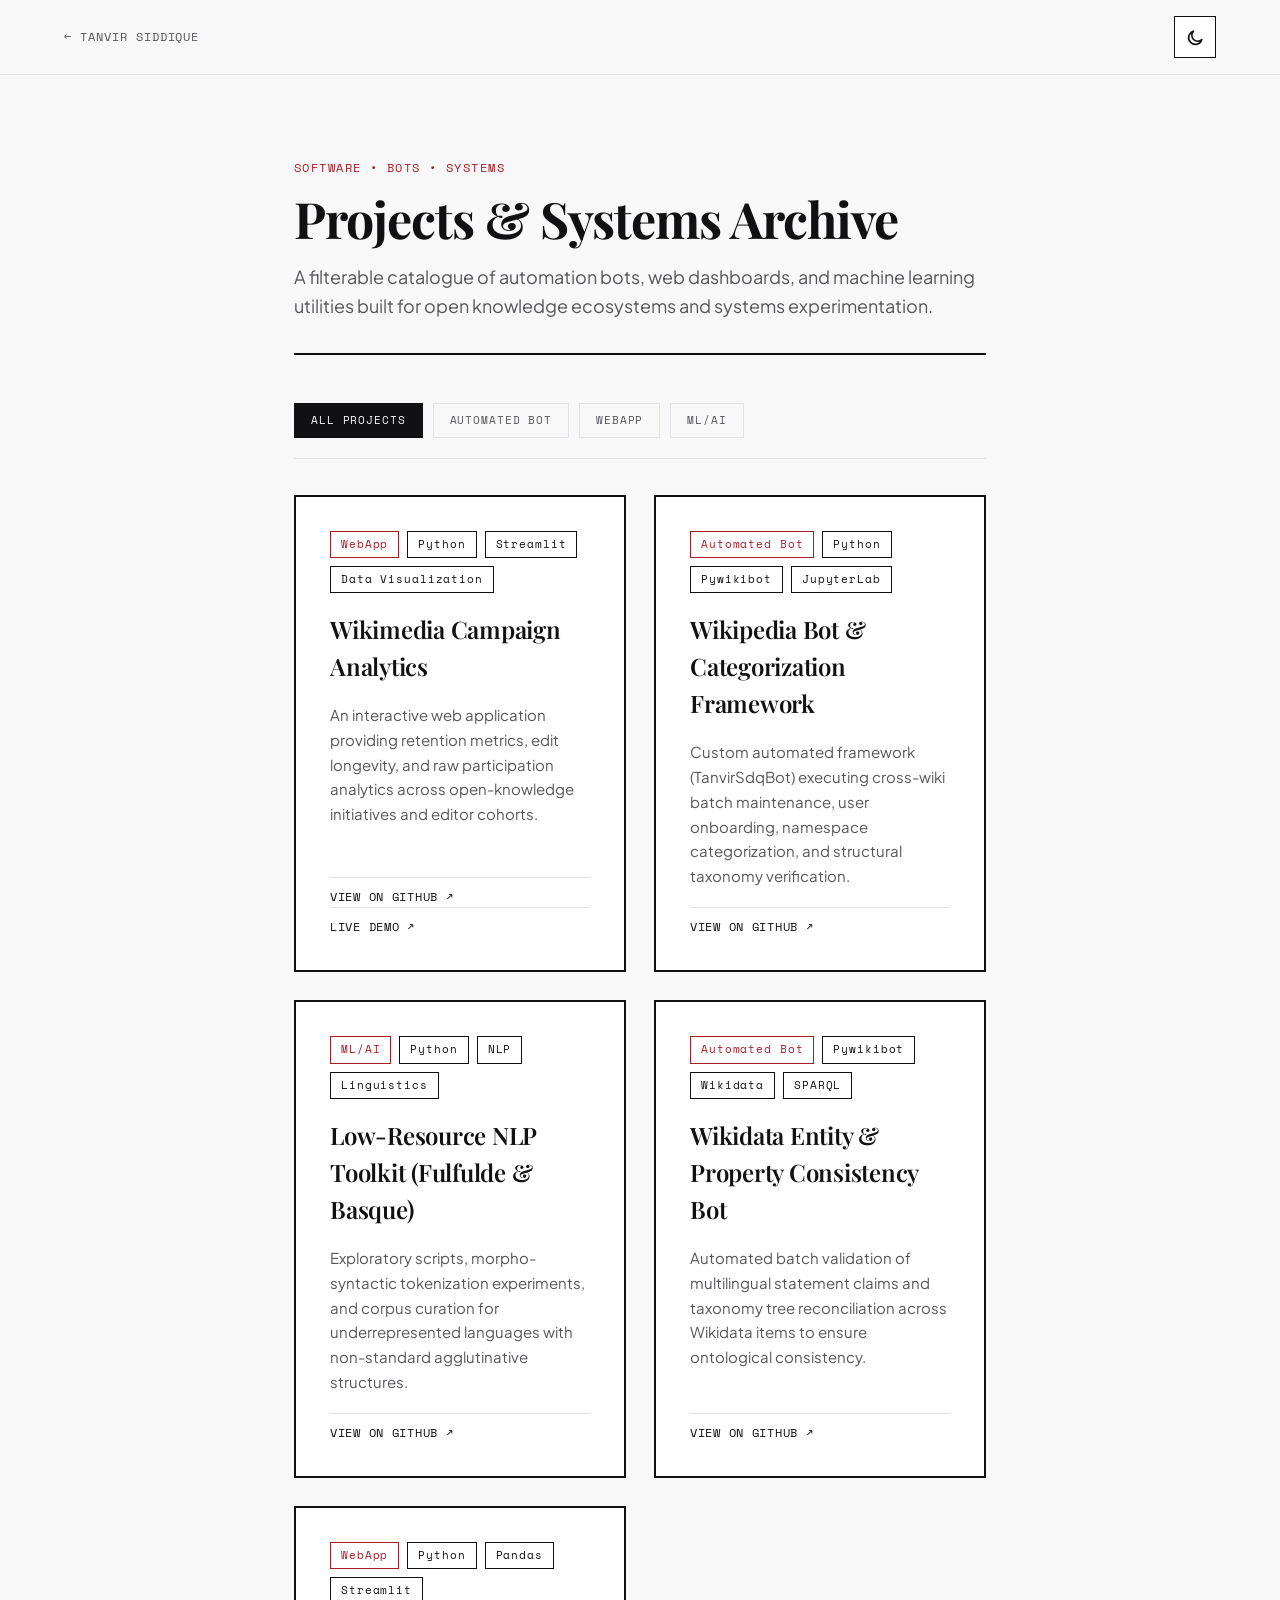
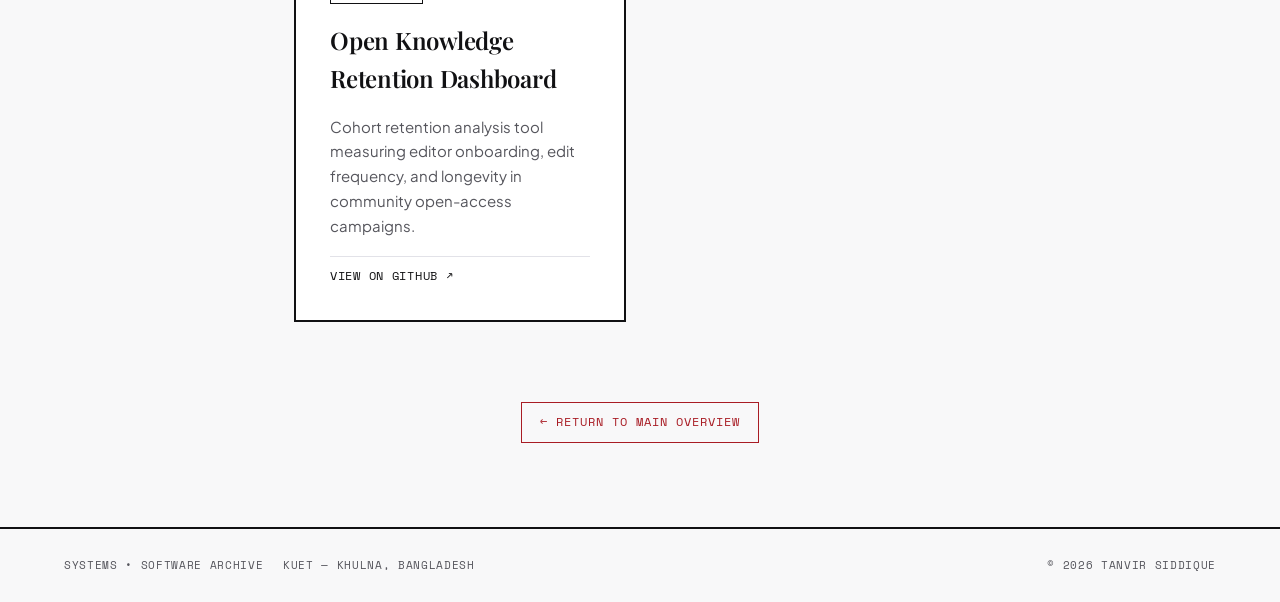
<file: projects.html>
<!DOCTYPE html>
<html lang="en">
<head>
<meta charset="UTF-8">
<meta name="viewport" content="width=device-width, initial-scale=1.0">
<title>Tanvir Siddique | Projects & Systems Archive</title>
<meta name="description" content="Complete projects archive of Tanvir Siddique: Automated bots, open-source frameworks, interactive web applications, and NLP utilities.">

<script>
  (function () {
    try {
      var stored = localStorage.getItem("theme");
      var theme = stored || (window.matchMedia("(prefers-color-scheme: dark)").matches ? "dark" : "light");
      document.documentElement.setAttribute("data-theme", theme);
    } catch (e) {
      document.documentElement.setAttribute("data-theme", "light");
    }
  })();
</script>

<link rel="preconnect" href="https://fonts.googleapis.com">
<link rel="preconnect" href="https://fonts.gstatic.com" crossorigin>
<link href="https://fonts.googleapis.com/css2?family=Playfair+Display:ital,wght@0,500;0,600;0,700;0,900;1,500;1,600&family=Plus+Jakarta+Sans:wght@400;500;600;700&family=Space+Mono:wght@400;700&display=swap" rel="stylesheet">
<link rel="stylesheet" href="styles.css?v=7">
</head>
<body>

<header class="subpage-header">
  <a class="back-link" href="./">
    <span aria-hidden="true">&#8592;</span> Tanvir Siddique
  </a>
  <button id="theme-toggle" class="theme-toggle-btn" type="button" aria-label="Toggle color theme" style="position:static;">
    <svg class="icon icon-sun" viewBox="0 0 24 24" fill="none" stroke="currentColor" stroke-width="2" stroke-linecap="round" aria-hidden="true">
      <circle cx="12" cy="12" r="4.2"></circle>
      <path d="M12 2.5v3M12 18.5v3M4.2 4.2l2.1 2.1M17.7 17.7l2.1 2.1M2.5 12h3M18.5 12h3M4.2 19.8l2.1-2.1M17.7 6.3l2.1-2.1"></path>
    </svg>
    <svg class="icon icon-moon" viewBox="0 0 24 24" fill="none" stroke="currentColor" stroke-width="2" stroke-linecap="round" stroke-linejoin="round" aria-hidden="true">
      <path d="M20 14.5A8.5 8.5 0 1 1 9.5 4a6.8 6.8 0 0 0 10.5 10.5Z"></path>
    </svg>
  </button>
</header>

<main class="subpage-wrap">
  <header class="sop-header">
    <div class="sop-meta">Software &bull; Bots &bull; Systems</div>
    <h1 class="sop-title">Projects &amp; Systems Archive</h1>
    <p class="sop-subtitle">
      A filterable catalogue of automation bots, web dashboards, and machine learning utilities built for open knowledge ecosystems and systems experimentation.
    </p>
  </header>

  <!-- Filter Buttons -->
  <nav class="filter-bar" aria-label="Project category filters">
    <button type="button" class="filter-btn is-active" data-filter="all">All Projects</button>
    <button type="button" class="filter-btn" data-filter="Automated Bot">Automated Bot</button>
    <button type="button" class="filter-btn" data-filter="WebApp">WebApp</button>
    <button type="button" class="filter-btn" data-filter="ML/AI">ML/AI</button>
  </nav>

  <!-- Projects Grid -->
  <div class="projects" id="projects-grid">
    <!-- Project 1 -->
    <article class="project-card" data-category="WebApp">
      <div class="project-card__tags">
        <span class="badge badge--accent">WebApp</span>
        <span class="badge">Python</span>
        <span class="badge">Streamlit</span>
        <span class="badge">Data Visualization</span>
      </div>
      <h2 class="project-card__title">Wikimedia Campaign Analytics</h2>
      <p class="project-card__desc">
        An interactive web application providing retention metrics, edit longevity, and raw participation analytics across open-knowledge initiatives and editor cohorts.
      </p>
      <div style="display: flex; flex-direction: column; width: 100%;">
        <a class="project-card__link" href="https://github.com/siddiquetanvir/WebApp" target="_blank" rel="noopener noreferrer">
          View on GitHub <span aria-hidden="true">&#8599;</span>
        </a>
        <a class="project-card__link" href="https://wikistats.streamlit.app/" target="_blank" rel="noopener noreferrer">
          Live Demo <span aria-hidden="true">&#8599;</span>
        </a>
      </div>
    </article>

    <!-- Project 2 -->
    <article class="project-card" data-category="Automated Bot">
      <div class="project-card__tags">
        <span class="badge badge--accent">Automated Bot</span>
        <span class="badge">Python</span>
        <span class="badge">Pywikibot</span>
        <span class="badge">JupyterLab</span>
      </div>
      <h2 class="project-card__title">Wikipedia Bot &amp; Categorization Framework</h2>
      <p class="project-card__desc">
        Custom automated framework (TanvirSdqBot) executing cross-wiki batch maintenance, user onboarding, namespace categorization, and structural taxonomy verification.
      </p>
      <div style="display: flex; flex-direction: column; width: 100%;">
        <a class="project-card__link" href="https://github.com/siddiquetanvir/TanvirSdqBot" target="_blank" rel="noopener noreferrer">
          View on GitHub <span aria-hidden="true">&#8599;</span>
        </a>
      </div>
    </article>

    <!-- Project 3 -->
    <article class="project-card" data-category="ML/AI">
      <div class="project-card__tags">
        <span class="badge badge--accent">ML/AI</span>
        <span class="badge">Python</span>
        <span class="badge">NLP</span>
        <span class="badge">Linguistics</span>
      </div>
      <h2 class="project-card__title">Low-Resource NLP Toolkit (Fulfulde &amp; Basque)</h2>
      <p class="project-card__desc">
        Exploratory scripts, morpho-syntactic tokenization experiments, and corpus curation for underrepresented languages with non-standard agglutinative structures.
      </p>
      <div style="display: flex; flex-direction: column; width: 100%;">
        <a class="project-card__link" href="https://github.com/siddiquetanvir" target="_blank" rel="noopener noreferrer">
          View on GitHub <span aria-hidden="true">&#8599;</span>
        </a>
      </div>
    </article>

    <!-- Project 4 -->
    <article class="project-card" data-category="Automated Bot">
      <div class="project-card__tags">
        <span class="badge badge--accent">Automated Bot</span>
        <span class="badge">Pywikibot</span>
        <span class="badge">Wikidata</span>
        <span class="badge">SPARQL</span>
      </div>
      <h2 class="project-card__title">Wikidata Entity &amp; Property Consistency Bot</h2>
      <p class="project-card__desc">
        Automated batch validation of multilingual statement claims and taxonomy tree reconciliation across Wikidata items to ensure ontological consistency.
      </p>
      <div style="display: flex; flex-direction: column; width: 100%;">
        <a class="project-card__link" href="https://github.com/siddiquetanvir/TanvirSdqBot" target="_blank" rel="noopener noreferrer">
          View on GitHub <span aria-hidden="true">&#8599;</span>
        </a>
      </div>
    </article>

    <!-- Project 5 -->
    <article class="project-card" data-category="WebApp">
      <div class="project-card__tags">
        <span class="badge badge--accent">WebApp</span>
        <span class="badge">Python</span>
        <span class="badge">Pandas</span>
        <span class="badge">Streamlit</span>
      </div>
      <h2 class="project-card__title">Open Knowledge Retention Dashboard</h2>
      <p class="project-card__desc">
        Cohort retention analysis tool measuring editor onboarding, edit frequency, and longevity in community open-access campaigns.
      </p>
      <div style="display: flex; flex-direction: column; width: 100%;">
        <a class="project-card__link" href="https://github.com/siddiquetanvir/WebApp" target="_blank" rel="noopener noreferrer">
          View on GitHub <span aria-hidden="true">&#8599;</span>
        </a>
      </div>
    </article>
  </div>

  <div style="margin-top: 56px; text-align: center;">
    <a class="cta-link-btn" href="./">
      <span aria-hidden="true">&#8592;</span> Return to Main Overview
    </a>
  </div>
</main>

<footer class="site-footer">
  <div class="site-footer__group">
    <span>Systems &bull; Software Archive</span>
    <span>KUET &mdash; Khulna, Bangladesh</span>
  </div>
  <div class="site-footer__group">
    <span>&copy; <script>document.write(new Date().getFullYear())</script> Tanvir Siddique</span>
  </div>
</footer>

<script>
  (function () {
    // Theme toggle
    const themeBtn = document.getElementById("theme-toggle");
    if (themeBtn) {
      themeBtn.addEventListener("click", () => {
        const current = document.documentElement.getAttribute("data-theme") || "light";
        const next = current === "dark" ? "light" : "dark";
        document.documentElement.setAttribute("data-theme", next);
        try { localStorage.setItem("theme", next); } catch (e) {}
      });
    }

    // Category Filter
    const filterButtons = document.querySelectorAll(".filter-btn");
    const cards = document.querySelectorAll("#projects-grid .project-card");

    filterButtons.forEach((btn) => {
      btn.addEventListener("click", () => {
        filterButtons.forEach((b) => b.classList.remove("is-active"));
        btn.classList.add("is-active");

        const filter = btn.getAttribute("data-filter");
        cards.forEach((card) => {
          const category = card.getAttribute("data-category");
          if (filter === "all" || category === filter) {
            card.style.display = "flex";
          } else {
            card.style.display = "none";
          }
        });
      });
    });
  })();
</script>

</body>
</html>
</file>
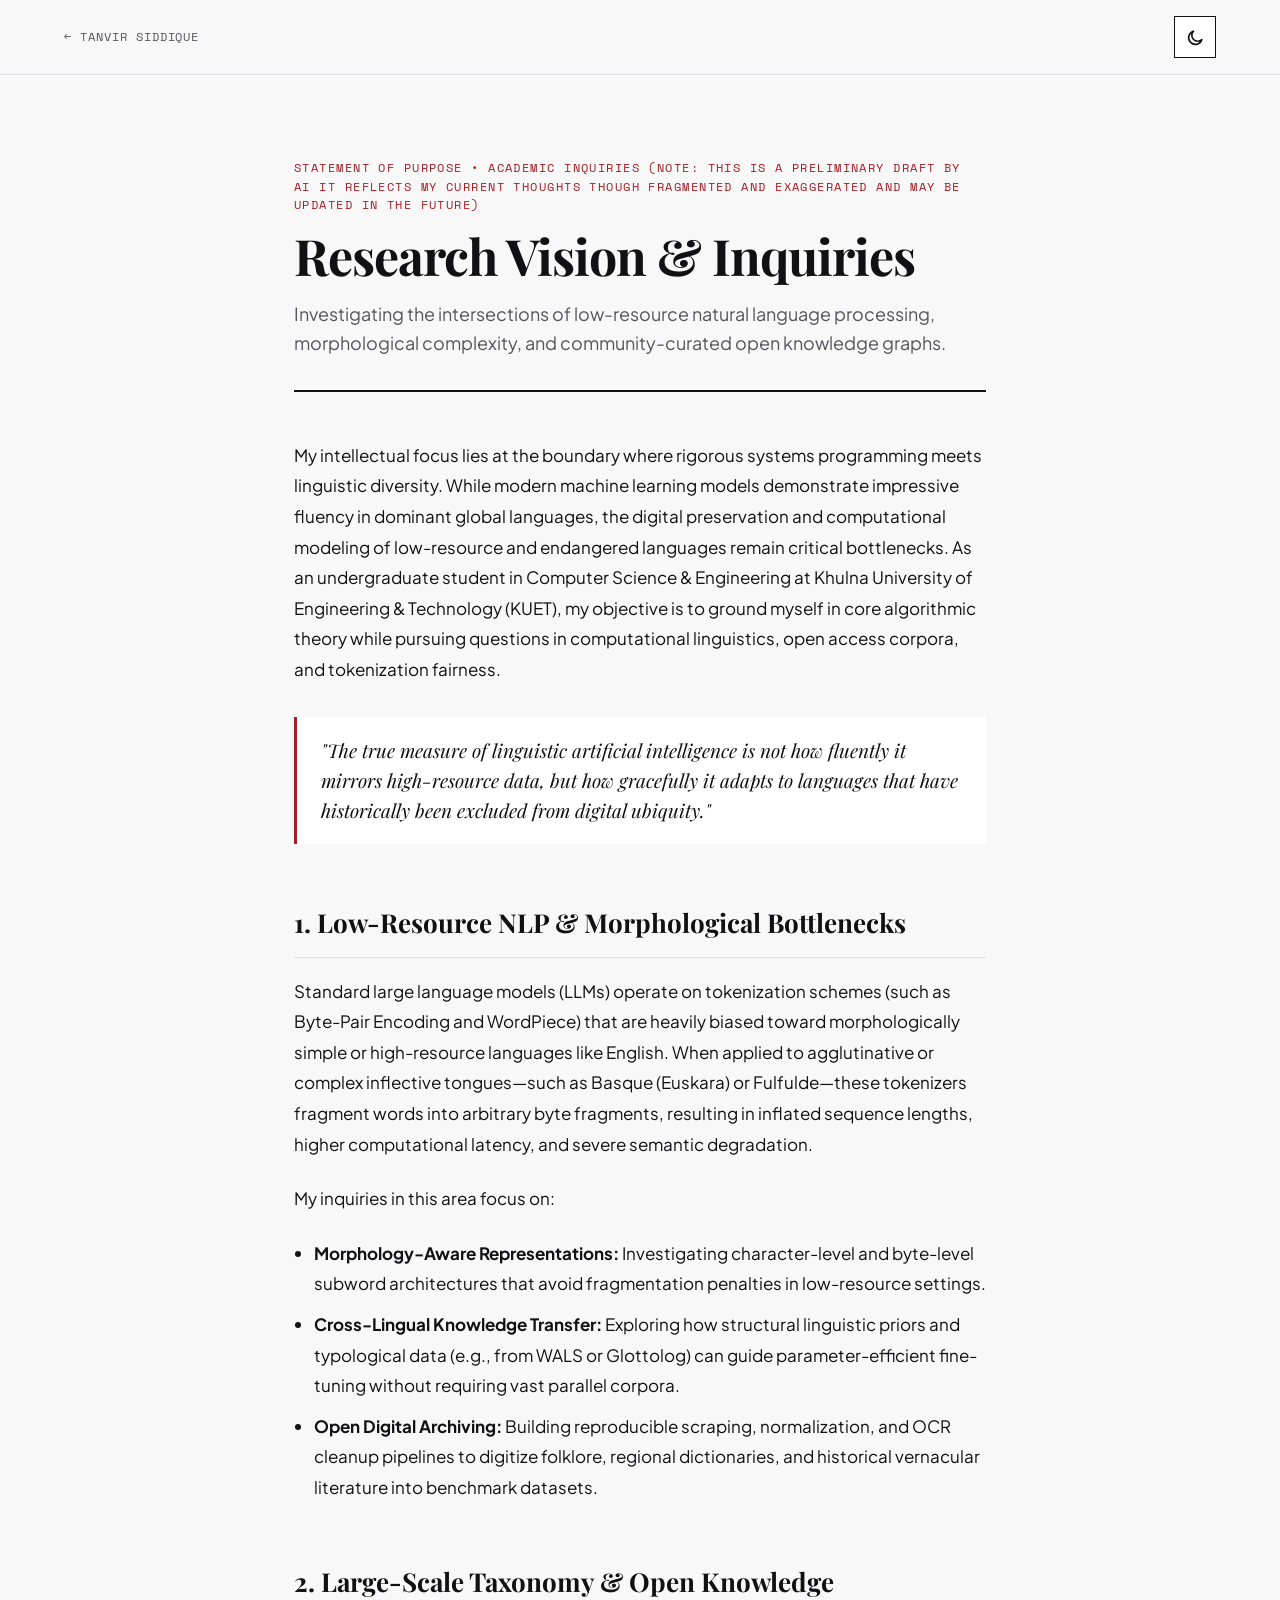
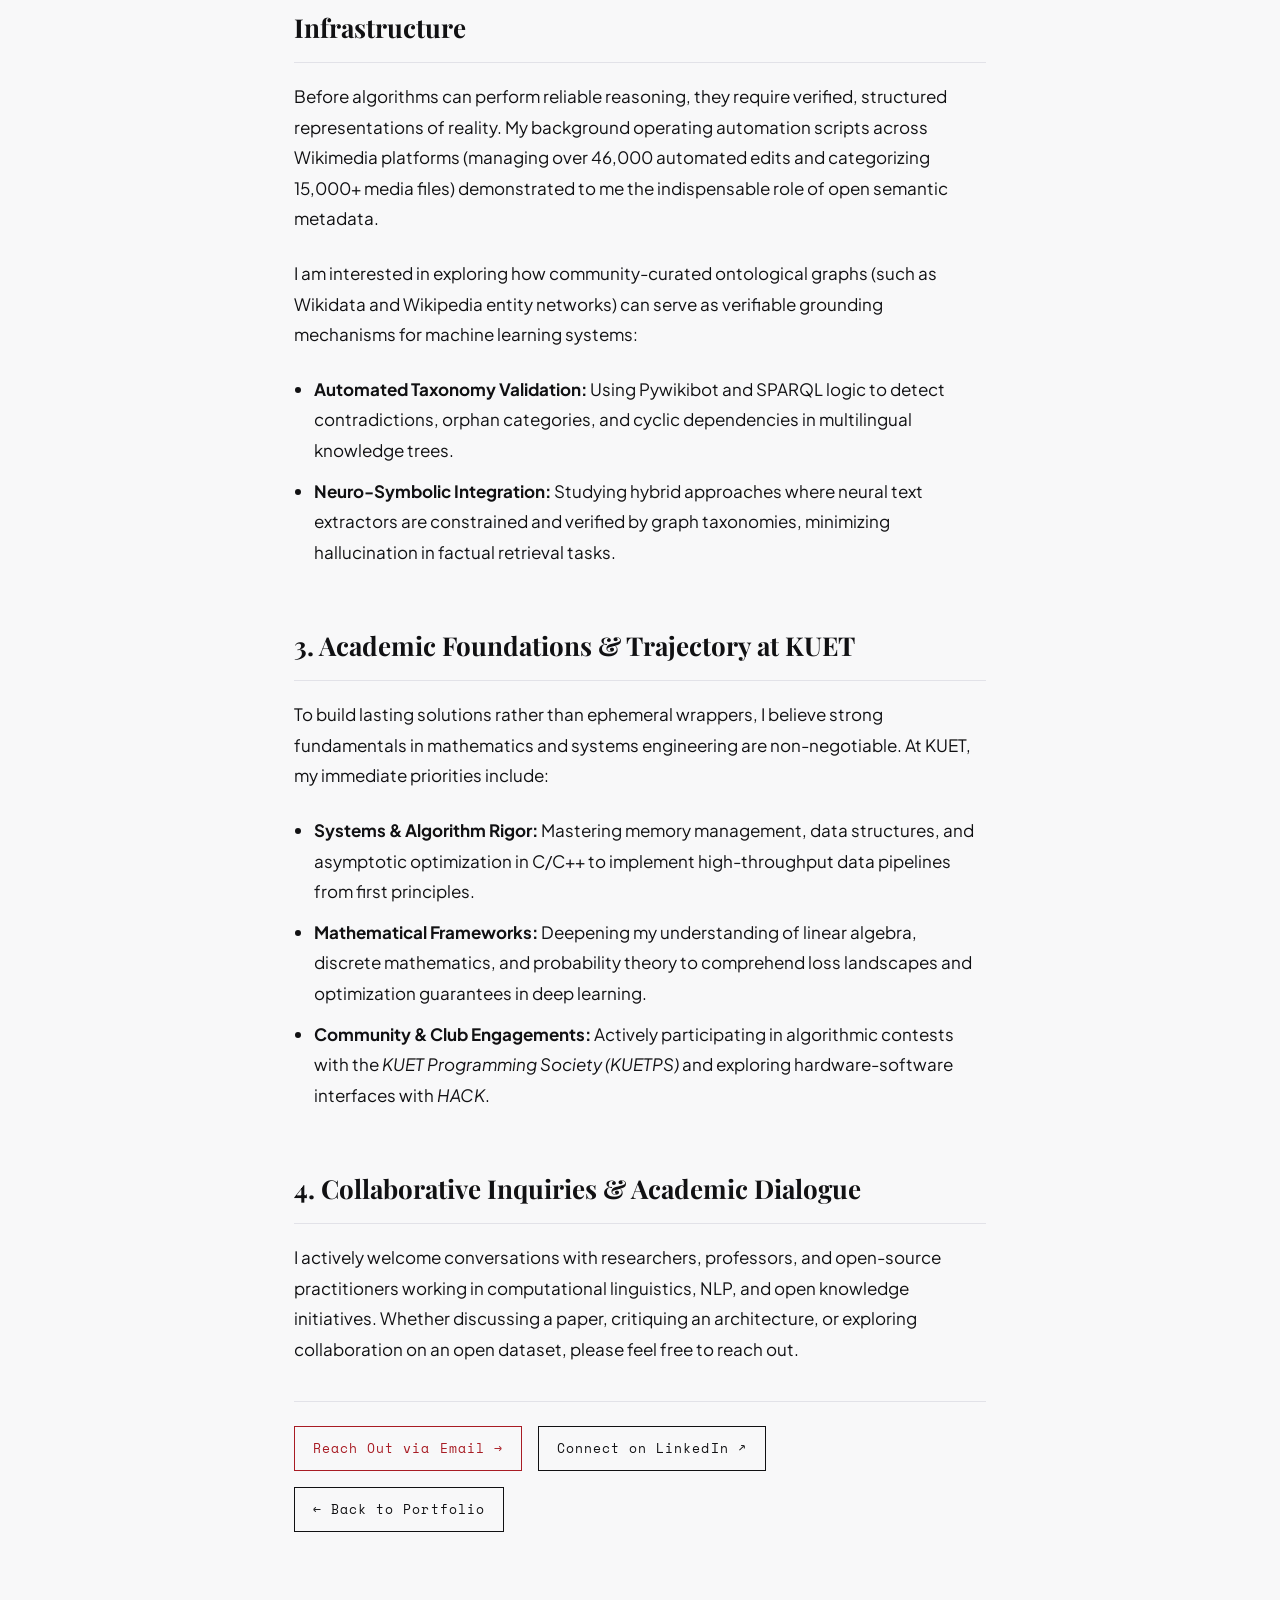
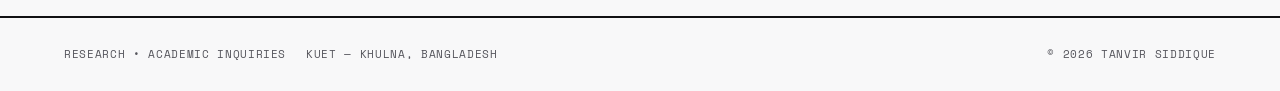
<file: research.html>
<!DOCTYPE html>
<html lang="en">
<head>
<meta charset="UTF-8">
<meta name="viewport" content="width=device-width, initial-scale=1.0">
<title>Tanvir Siddique | Statement of Research Interest</title>
<meta name="description" content="Statement of research interests and academic vision of Tanvir Siddique: Low-Resource NLP, Computational Linguistics, and Open Knowledge Systems.">

<script>
  (function () {
    try {
      var stored = localStorage.getItem("theme");
      var theme = stored || (window.matchMedia("(prefers-color-scheme: dark)").matches ? "dark" : "light");
      document.documentElement.setAttribute("data-theme", theme);
    } catch (e) {
      document.documentElement.setAttribute("data-theme", "light");
    }
  })();
</script>

<link rel="preconnect" href="https://fonts.googleapis.com">
<link rel="preconnect" href="https://fonts.gstatic.com" crossorigin>
<link href="https://fonts.googleapis.com/css2?family=Playfair+Display:ital,wght@0,500;0,600;0,700;0,900;1,500;1,600&family=Plus+Jakarta+Sans:wght@400;500;600;700&family=Space+Mono:wght@400;700&display=swap" rel="stylesheet">
<link rel="stylesheet" href="styles.css?v=7">
</head>
<body>

<header class="subpage-header">
  <a class="back-link" href="./">
    <span aria-hidden="true">&#8592;</span> Tanvir Siddique
  </a>
  <button id="theme-toggle" class="theme-toggle-btn" type="button" aria-label="Toggle color theme" style="position:static;">
    <svg class="icon icon-sun" viewBox="0 0 24 24" fill="none" stroke="currentColor" stroke-width="2" stroke-linecap="round" aria-hidden="true">
      <circle cx="12" cy="12" r="4.2"></circle>
      <path d="M12 2.5v3M12 18.5v3M4.2 4.2l2.1 2.1M17.7 17.7l2.1 2.1M2.5 12h3M18.5 12h3M4.2 19.8l2.1-2.1M17.7 6.3l2.1-2.1"></path>
    </svg>
    <svg class="icon icon-moon" viewBox="0 0 24 24" fill="none" stroke="currentColor" stroke-width="2" stroke-linecap="round" stroke-linejoin="round" aria-hidden="true">
      <path d="M20 14.5A8.5 8.5 0 1 1 9.5 4a6.8 6.8 0 0 0 10.5 10.5Z"></path>
    </svg>
  </button>
</header>

<main class="subpage-wrap">
  <article class="sop-header">
    <div class="sop-meta">Statement of Purpose &bull; Academic Inquiries (Note: This is a preliminary draft by AI it reflects my current thoughts though fragmented and exaggerated and may be updated in the future)</div>
    <h1 class="sop-title">Research Vision &amp; Inquiries</h1>
    <p class="sop-subtitle">
      Investigating the intersections of low-resource natural language processing, morphological complexity, and community-curated open knowledge graphs.
    </p>
  </article>

  <div class="sop-prose">
    <p>
      My intellectual focus lies at the boundary where rigorous systems programming meets linguistic diversity. While modern machine learning models demonstrate impressive fluency in dominant global languages, the digital preservation and computational modeling of low-resource and endangered languages remain critical bottlenecks. As an undergraduate student in Computer Science &amp; Engineering at Khulna University of Engineering &amp; Technology (KUET), my objective is to ground myself in core algorithmic theory while pursuing questions in computational linguistics, open access corpora, and tokenization fairness.
    </p>

    <blockquote>
      "The true measure of linguistic artificial intelligence is not how fluently it mirrors high-resource data, but how gracefully it adapts to languages that have historically been excluded from digital ubiquity."
    </blockquote>

    <h2>1. Low-Resource NLP &amp; Morphological Bottlenecks</h2>
    <p>
      Standard large language models (LLMs) operate on tokenization schemes (such as Byte-Pair Encoding and WordPiece) that are heavily biased toward morphologically simple or high-resource languages like English. When applied to agglutinative or complex inflective tongues—such as Basque (Euskara) or Fulfulde—these tokenizers fragment words into arbitrary byte fragments, resulting in inflated sequence lengths, higher computational latency, and severe semantic degradation.
    </p>
    <p>
      My inquiries in this area focus on:
    </p>
    <ul>
      <li><strong>Morphology-Aware Representations:</strong> Investigating character-level and byte-level subword architectures that avoid fragmentation penalties in low-resource settings.</li>
      <li><strong>Cross-Lingual Knowledge Transfer:</strong> Exploring how structural linguistic priors and typological data (e.g., from WALS or Glottolog) can guide parameter-efficient fine-tuning without requiring vast parallel corpora.</li>
      <li><strong>Open Digital Archiving:</strong> Building reproducible scraping, normalization, and OCR cleanup pipelines to digitize folklore, regional dictionaries, and historical vernacular literature into benchmark datasets.</li>
    </ul>

    <h2>2. Large-Scale Taxonomy &amp; Open Knowledge Infrastructure</h2>
    <p>
      Before algorithms can perform reliable reasoning, they require verified, structured representations of reality. My background operating automation scripts across Wikimedia platforms (managing over 46,000 automated edits and categorizing 15,000+ media files) demonstrated to me the indispensable role of open semantic metadata.
    </p>
    <p>
      I am interested in exploring how community-curated ontological graphs (such as Wikidata and Wikipedia entity networks) can serve as verifiable grounding mechanisms for machine learning systems:
    </p>
    <ul>
      <li><strong>Automated Taxonomy Validation:</strong> Using Pywikibot and SPARQL logic to detect contradictions, orphan categories, and cyclic dependencies in multilingual knowledge trees.</li>
      <li><strong>Neuro-Symbolic Integration:</strong> Studying hybrid approaches where neural text extractors are constrained and verified by graph taxonomies, minimizing hallucination in factual retrieval tasks.</li>
    </ul>

    <h2>3. Academic Foundations &amp; Trajectory at KUET</h2>
    <p>
      To build lasting solutions rather than ephemeral wrappers, I believe strong fundamentals in mathematics and systems engineering are non-negotiable. At KUET, my immediate priorities include:
    </p>
    <ul>
      <li><strong>Systems &amp; Algorithm Rigor:</strong> Mastering memory management, data structures, and asymptotic optimization in C/C++ to implement high-throughput data pipelines from first principles.</li>
      <li><strong>Mathematical Frameworks:</strong> Deepening my understanding of linear algebra, discrete mathematics, and probability theory to comprehend loss landscapes and optimization guarantees in deep learning.</li>
      <li><strong>Community &amp; Club Engagements:</strong> Actively participating in algorithmic contests with the <em>KUET Programming Society (KUETPS)</em> and exploring hardware-software interfaces with <em>HACK</em>.</li>
    </ul>

    <h2>4. Collaborative Inquiries &amp; Academic Dialogue</h2>
    <p>
      I actively welcome conversations with researchers, professors, and open-source practitioners working in computational linguistics, NLP, and open knowledge initiatives. Whether discussing a paper, critiquing an architecture, or exploring collaboration on an open dataset, please feel free to reach out.
    </p>

    <div style="margin-top: 36px; padding-top: 24px; border-top: var(--rule-hair); display: flex; gap: 16px; flex-wrap: wrap;">
      <a class="badge badge--accent" href="mailto:siddiquetanvir27@gmail.com" style="padding: 10px 18px; font-size: 13px;">
        Reach Out via Email &rarr;
      </a>
      <a class="badge" href="https://www.linkedin.com/in/tanvirsdq" target="_blank" rel="noopener noreferrer" style="padding: 10px 18px; font-size: 13px;">
        Connect on LinkedIn &#8599;
      </a>
      <a class="badge" href="./" style="padding: 10px 18px; font-size: 13px;">
        &larr; Back to Portfolio
      </a>
    </div>
  </div>
</main>

<footer class="site-footer">
  <div class="site-footer__group">
    <span>Research &bull; Academic Inquiries</span>
    <span>KUET &mdash; Khulna, Bangladesh</span>
  </div>
  <div class="site-footer__group">
    <span>&copy; <script>document.write(new Date().getFullYear())</script> Tanvir Siddique</span>
  </div>
</footer>

<script>
  (function () {
    const btn = document.getElementById("theme-toggle");
    if (!btn) return;
    btn.addEventListener("click", () => {
      const current = document.documentElement.getAttribute("data-theme") || "light";
      const next = current === "dark" ? "light" : "dark";
      document.documentElement.setAttribute("data-theme", next);
      try { localStorage.setItem("theme", next); } catch (e) {}
    });
  })();
</script>

</body>
</html>
</file>
<file: styles.css>
/* ==========================================================================
   TOKENS
   ========================================================================== */
:root {
  --bg-color: #F8F8F9;
  --card-bg: #FFFFFF;
  --text-primary: #111113;
  --text-secondary: #55555C;
  --accent-color: #A81C24;
  --border-color: #E2E2E8;
  color-scheme: light;

  --font-display: "Playfair Display", Georgia, serif;
  --font-body: "Plus Jakarta Sans", -apple-system, BlinkMacSystemFont, sans-serif;
  --font-mono: "Space Mono", "Fira Code", monospace;

  --rule-hair: 1px solid var(--border-color);
  --rule-heavy: 2px solid var(--text-primary);

  --gutter: clamp(20px, 5vw, 64px);
  --max-width: 980px;
  --sidebar-width: 224px;
  --mobile-dock-height: 60px;

  --ease: cubic-bezier(0.16, 1, 0.3, 1);
}

/* Night Edition — same structure, same accent family, re-lit for dark paper. */
[data-theme="dark"] {
  --bg-color: #131316;
  --card-bg: #1B1B1F;
  --text-primary: #F1F0EC;
  --text-secondary: #9D9CA6;
  --accent-color: #E2483D;
  --border-color: #2B2B30;
  color-scheme: dark;
}

/* ==========================================================================
   RESET
   ========================================================================== */
*, *::before, *::after { box-sizing: border-box; }
html { -webkit-text-size-adjust: 100%; scroll-behavior: smooth; }
body {
  margin: 0;
  background: var(--bg-color);
  color: var(--text-primary);
  font-family: var(--font-body);
  font-size: 16px;
  line-height: 1.55;
  -webkit-font-smoothing: antialiased;
  transition: background-color 0.35s var(--ease), color 0.35s var(--ease);
}
img { max-width: 100%; display: block; }
a { color: inherit; text-decoration: none; }
ol, ul { margin: 0; padding: 0; list-style: none; }
h1, h2, h3, p { margin: 0; }
button { font: inherit; }

:focus-visible {
  outline: 2px solid var(--accent-color);
  outline-offset: 3px;
}

.skip-link {
  position: fixed;
  top: -100px;
  left: 12px;
  z-index: 300;
  background: var(--text-primary);
  color: var(--bg-color);
  font-family: var(--font-mono);
  font-size: 12px;
  letter-spacing: 0.06em;
  text-transform: uppercase;
  padding: 10px 16px;
  transition: top 0.2s var(--ease);
}
.skip-link:focus {
  top: 12px;
}

@media (prefers-reduced-motion: reduce) {
  html { scroll-behavior: auto; }
  *, *::before, *::after {
    animation-duration: 0.001ms !important;
    animation-iteration-count: 1 !important;
    transition-duration: 0.001ms !important;
    scroll-behavior: auto !important;
  }
}

/* ==========================================================================
   LAYOUT PRIMITIVES
   ========================================================================== */
.wrap {
  max-width: var(--max-width);
  margin-inline: auto;
  padding-inline: var(--gutter);
}

#app-root {
  margin-left: var(--sidebar-width);
}

.section {
  padding-block: clamp(56px, 9vw, 104px);
  scroll-margin-top: 24px;
}
.section + .section {
  border-top: var(--rule-hair);
  transition: border-color 0.35s var(--ease);
}

.eyebrow {
  font-family: var(--font-mono);
  font-size: 12px;
  letter-spacing: 0.14em;
  text-transform: uppercase;
  color: var(--accent-color);
  display: inline-flex;
  align-items: center;
  gap: 10px;
  margin-bottom: 18px;
}
.eyebrow::before {
  content: "";
  width: 22px;
  height: 1px;
  background: var(--accent-color);
}

.section-title {
  font-family: var(--font-display);
  font-weight: 600;
  font-size: clamp(28px, 4vw, 40px);
  letter-spacing: -0.01em;
  margin-bottom: 44px;
  max-width: 24ch;
}

.reveal {
  opacity: 0;
  transform: translateY(18px);
  transition: opacity 0.7s var(--ease), transform 0.7s var(--ease);
}
.reveal.is-visible {
  opacity: 1;
  transform: translateY(0);
}

/* ==========================================================================
   SIDEBAR QUICK-JUMP RAIL
   ========================================================================== */
.side-rail {
  position: fixed;
  top: 0;
  left: 0;
  height: 100vh;
  width: var(--sidebar-width);
  border-right: var(--rule-hair);
  background: var(--bg-color);
  display: flex;
  align-items: center;
  z-index: 200;
  transition: background-color 0.35s var(--ease), border-color 0.35s var(--ease);
}

.side-rail__list {
  display: flex;
  flex-direction: column;
  gap: 22px;
  padding: 0 40px;
  width: 100%;
}

.side-rail__list a {
  display: flex;
  align-items: baseline;
  gap: 10px;
  border-left: 2px solid var(--border-color);
  padding-left: 14px;
  font-family: var(--font-mono);
  font-size: 11px;
  letter-spacing: 0.08em;
  text-transform: uppercase;
  color: var(--text-secondary);
  transition: border-color 0.25s var(--ease), color 0.25s var(--ease);
}

.side-rail__index {
  opacity: 0.55;
  font-variant-numeric: tabular-nums;
}

.side-rail__list a:hover {
  color: var(--text-primary);
}

.side-rail__list a.is-active {
  color: var(--text-primary);
  border-left-color: var(--accent-color);
}
.side-rail__list a.is-active .side-rail__index {
  color: var(--accent-color);
  opacity: 1;
}

/* ==========================================================================
   THEME TOGGLE — icon only, fixed top-right
   ========================================================================== */
.theme-toggle-btn {
  position: fixed;
  top: 22px;
  right: var(--gutter);
  z-index: 250;
  width: 42px;
  height: 42px;
  display: grid;
  place-items: center;
  background: var(--card-bg);
  border: 1px solid var(--text-primary);
  color: var(--text-primary);
  cursor: pointer;
  transition: background-color 0.35s var(--ease), border-color 0.25s var(--ease), color 0.25s var(--ease);
}
.theme-toggle-btn:hover {
  border-color: var(--accent-color);
  color: var(--accent-color);
}
.theme-toggle-btn .icon {
  width: 19px;
  height: 19px;
}
.theme-toggle-btn .icon-sun,
.theme-toggle-btn .icon-moon {
  display: none;
}
/* Icon shown = the mode you'll switch TO. */
[data-theme="dark"] .theme-toggle-btn .icon-sun { display: block; }
[data-theme="light"] .theme-toggle-btn .icon-moon { display: block; }

/* ==========================================================================
   ABOUT (masthead + bio)
   ========================================================================== */
.site-header {
  padding-block: clamp(72px, 10vw, 120px) 0;
}

.masthead__name {
  font-family: var(--font-display);
  font-weight: 900;
  font-size: clamp(44px, 7vw, 84px);
  line-height: 0.95;
  letter-spacing: -0.02em;
}

.masthead__subline {
  margin-top: 16px;
  display: flex;
  align-items: center;
  gap: 14px;
  flex-wrap: wrap;
  font-family: var(--font-mono);
  font-size: 12px;
  letter-spacing: 0.08em;
  text-transform: uppercase;
  color: var(--text-secondary);
}

.masthead__subline .divider {
  width: 4px;
  height: 4px;
  background: var(--accent-color);
  border-radius: 50%;
}

.badge {
  display: inline-block;
  font-family: var(--font-mono);
  font-size: 11px;
  letter-spacing: 0.08em;
  padding: 4px 10px;
  border: 1px solid var(--text-primary);
  color: var(--text-primary);
  transition: border-color 0.35s var(--ease), color 0.35s var(--ease);
}
.badge--accent {
  border-color: var(--accent-color);
  color: var(--accent-color);
}

.hero__headline {
  margin-top: 40px;
  font-family: var(--font-display);
  font-weight: 600;
  font-style: italic;
  font-size: clamp(22px, 3vw, 32px);
  line-height: 1.3;
  max-width: 20ch;
}

.hero__bio {
  margin-top: 20px;
  color: var(--text-secondary);
  font-size: 17px;
  max-width: 62ch;
  line-height: 1.7;
}

.tech-stack {
  margin-top: 32px;
  padding-top: 32px;
  border-top: var(--rule-hair);
  display: flex;
  flex-wrap: wrap;
  gap: 10px;
}

/* ==========================================================================
   IMPACT — LEDGER STRIP
   ========================================================================== */
.ledger {
  display: grid;
  grid-template-columns: repeat(4, 1fr);
  border-top: var(--rule-heavy);
  border-bottom: var(--rule-heavy);
  transition: border-color 0.35s var(--ease);
}

.ledger__item {
  padding: 32px 24px;
  text-align: center;
  border-right: var(--rule-hair);
  transition: background-color 0.35s var(--ease), border-color 0.35s var(--ease);
}
.ledger__item:last-child { border-right: none; }
.ledger__item:hover { background: var(--card-bg); }

.ledger__number {
  font-family: var(--font-mono);
  font-weight: 700;
  font-size: clamp(22px, 3vw, 32px);
  color: var(--accent-color);
  letter-spacing: -0.02em;
}

.ledger__label {
  margin-top: 8px;
  font-size: 12px;
  color: var(--text-secondary);
  letter-spacing: 0.02em;
}

/* ==========================================================================
   SKILLS — CLASSIFIEDS COLUMNS
   ========================================================================== */
.columns {
  display: grid;
  grid-template-columns: repeat(3, 1fr);
  gap: 44px;
}

.column__head {
  font-family: var(--font-mono);
  font-size: 12px;
  letter-spacing: 0.1em;
  text-transform: uppercase;
  padding-bottom: 10px;
  border-bottom: 2px solid var(--accent-color);
  margin-bottom: 16px;
}

.column__list li {
  padding: 11px 0;
  border-bottom: var(--rule-hair);
  font-size: 15px;
  font-weight: 500;
}
.column__list li:last-child { border-bottom: none; }

/* ==========================================================================
   PROJECTS
   ========================================================================== */
.projects {
  display: grid;
  grid-template-columns: repeat(2, 1fr);
  gap: 28px;
}

.project-card {
  background: var(--card-bg);
  border: 2px solid var(--text-primary);
  padding: 34px;
  display: flex;
  flex-direction: column;
  gap: 18px;
  transition: background-color 0.35s var(--ease), border-color 0.25s var(--ease),
    transform 0.25s var(--ease), box-shadow 0.25s var(--ease);
}
.project-card:hover {
  border-color: var(--accent-color);
  transform: translateY(-4px);
  box-shadow: 6px 6px 0 var(--accent-color);
}

.project-card__tags {
  display: flex;
  flex-wrap: wrap;
  gap: 8px;
}

.project-card__title {
  font-family: var(--font-display);
  font-weight: 600;
  font-size: 24px;
  letter-spacing: -0.01em;
}

.project-card__desc {
  color: var(--text-secondary);
  font-size: 15px;
  line-height: 1.65;
  flex-grow: 1;
}

.project-card__link {
  font-family: var(--font-mono);
  font-size: 12px;
  letter-spacing: 0.06em;
  text-transform: uppercase;
  display: inline-flex;
  align-items: center;
  gap: 8px;
  align-self: flex-start;
  padding-top: 10px;
  border-top: var(--rule-hair);
  width: 100%;
  transition: color 0.2s var(--ease);
}
.project-card__link:hover,
.project-card__link:focus-visible { color: var(--accent-color); }

/* ==========================================================================
   EXPERIENCE — TIMELINE
   ========================================================================== */
.timeline__item {
  display: grid;
  grid-template-columns: 170px 1fr;
  gap: 28px;
  padding-block: 32px;
  border-bottom: var(--rule-hair);
}
.timeline__item:first-child { border-top: var(--rule-heavy); }

.timeline__period {
  font-family: var(--font-mono);
  font-size: 12px;
  letter-spacing: 0.06em;
  color: var(--accent-color);
  padding-top: 4px;
}

.timeline__role {
  font-family: var(--font-display);
  font-weight: 600;
  font-size: 21px;
}

.timeline__org {
  margin-top: 4px;
  font-family: var(--font-mono);
  font-size: 12px;
  letter-spacing: 0.04em;
  text-transform: uppercase;
  color: var(--text-secondary);
}

.timeline__bullets {
  margin-top: 14px;
  display: flex;
  flex-direction: column;
  gap: 8px;
  max-width: 62ch;
}
.timeline__bullets li {
  position: relative;
  padding-left: 18px;
  color: var(--text-secondary);
  font-size: 15px;
  line-height: 1.65;
}
.timeline__bullets li::before {
  content: "—";
  position: absolute;
  left: 0;
  color: var(--accent-color);
}

/* ==========================================================================
   EDUCATION
   ========================================================================== */
.education__group {
  display: flex;
  flex-direction: column;
  gap: 0;
}

.degree-item {
  display: grid;
  grid-template-columns: 170px 1fr;
  gap: 28px;
  padding-block: 28px;
  border-bottom: var(--rule-hair);
}
.degree-item:first-child { border-top: var(--rule-heavy); }

.degree-item__period {
  font-family: var(--font-mono);
  font-size: 12px;
  letter-spacing: 0.06em;
  color: var(--accent-color);
  padding-top: 4px;
}

.degree-item__degree {
  font-family: var(--font-display);
  font-weight: 600;
  font-size: 20px;
}

.degree-item__institution {
  margin-top: 4px;
  font-family: var(--font-mono);
  font-size: 12px;
  letter-spacing: 0.04em;
  text-transform: uppercase;
  color: var(--text-secondary);
}

.degree-item__details {
  margin-top: 12px;
  color: var(--text-secondary);
  font-size: 15px;
  line-height: 1.7;
  max-width: 62ch;
}

.cert-item {
  display: flex;
  justify-content: space-between;
  align-items: baseline;
  gap: 20px;
  padding: 16px 0;
  border-bottom: var(--rule-hair);
  flex-wrap: wrap;
}
.cert-item__name {
  font-weight: 600;
  font-size: 15px;
}
.cert-item__meta {
  font-family: var(--font-mono);
  font-size: 11px;
  letter-spacing: 0.06em;
  text-transform: uppercase;
  color: var(--text-secondary);
}

.courses__legend {
  margin-top: 14px;
  font-family: var(--font-mono);
  font-size: 11px;
  color: var(--text-secondary);
}

/* ==========================================================================
   RESEARCH — COLOPHON
   ========================================================================== */
.colophon {
  text-align: center;
  padding-block: clamp(40px, 6vw, 72px);
}
.colophon__title {
  font-family: var(--font-display);
  font-style: italic;
  font-weight: 600;
  font-size: clamp(22px, 3.4vw, 32px);
  max-width: 26ch;
  margin-inline: auto;
  line-height: 1.35;
}
.colophon__desc {
  margin-top: 20px;
  color: var(--text-secondary);
  max-width: 56ch;
  margin-inline: auto;
  font-size: 16px;
  line-height: 1.75;
}

/* ==========================================================================
   CONTACT
   ========================================================================== */
.contact__email {
  font-family: var(--font-display);
  font-weight: 600;
  font-size: clamp(28px, 5vw, 48px);
  letter-spacing: -0.01em;
  display: inline-block;
  border-bottom: 2px solid var(--text-primary);
  padding-bottom: 6px;
  transition: color 0.2s var(--ease), border-color 0.2s var(--ease);
}
.contact__email:hover,
.contact__email:focus-visible {
  color: var(--accent-color);
  border-color: var(--accent-color);
}

.social-list {
  margin-top: 44px;
  display: flex;
  flex-direction: column;
  gap: 2px;
  max-width: 420px;
}
.social-list a {
  display: flex;
  justify-content: space-between;
  align-items: center;
  padding: 14px 0;
  border-bottom: var(--rule-hair);
  font-family: var(--font-body);
  font-weight: 600;
  font-size: 15px;
  transition: color 0.2s var(--ease), padding-left 0.2s var(--ease), border-color 0.35s var(--ease);
}
.social-list a:hover,
.social-list a:focus-visible {
  color: var(--accent-color);
  padding-left: 6px;
}
.social-list a span.arrow {
  font-family: var(--font-mono);
  color: var(--text-secondary);
}
.social-list a:hover span.arrow { color: var(--accent-color); }

/* ==========================================================================
   FOOTER — metadata only
   ========================================================================== */
.site-footer {
  border-top: var(--rule-heavy);
  padding-block: 28px;
  padding-inline: var(--gutter);
  display: flex;
  justify-content: space-between;
  align-items: center;
  flex-wrap: wrap;
  gap: 10px;
  font-family: var(--font-mono);
  font-size: 11px;
  letter-spacing: 0.06em;
  text-transform: uppercase;
  color: var(--text-secondary);
}
.site-footer__group {
  display: flex;
  gap: 20px;
  flex-wrap: wrap;
}

/* ==========================================================================
   SUBPAGE & EDITORIAL STYLES (research.html & projects.html)
   ========================================================================== */
.subpage-header {
  position: sticky;
  top: 0;
  z-index: 200;
  background: var(--bg-color);
  border-bottom: var(--rule-hair);
  padding: 16px var(--gutter);
  display: flex;
  justify-content: space-between;
  align-items: center;
  transition: background-color 0.35s var(--ease), border-color 0.35s var(--ease);
}

.back-link {
  font-family: var(--font-mono);
  font-size: 12px;
  letter-spacing: 0.08em;
  text-transform: uppercase;
  display: inline-flex;
  align-items: center;
  gap: 8px;
  color: var(--text-secondary);
  transition: color 0.2s var(--ease), transform 0.2s var(--ease);
}
.back-link:hover {
  color: var(--accent-color);
  transform: translateX(-3px);
}

.subpage-wrap {
  max-width: 820px;
  margin-inline: auto;
  padding-inline: var(--gutter);
  padding-block: clamp(48px, 8vw, 84px);
}

/* SOP / Research Reader */
.sop-header {
  margin-bottom: 48px;
  padding-bottom: 32px;
  border-bottom: var(--rule-heavy);
}
.sop-meta {
  font-family: var(--font-mono);
  font-size: 12px;
  letter-spacing: 0.12em;
  text-transform: uppercase;
  color: var(--accent-color);
  margin-bottom: 12px;
}
.sop-title {
  font-family: var(--font-display);
  font-weight: 700;
  font-size: clamp(32px, 5vw, 50px);
  line-height: 1.15;
  letter-spacing: -0.02em;
}
.sop-subtitle {
  margin-top: 16px;
  color: var(--text-secondary);
  font-size: 18px;
  line-height: 1.6;
}

.sop-prose {
  font-size: 17px;
  line-height: 1.8;
  color: var(--text-primary);
}
.sop-prose h2 {
  font-family: var(--font-display);
  font-weight: 700;
  font-size: 26px;
  margin-top: 56px;
  margin-bottom: 18px;
  padding-bottom: 10px;
  border-bottom: var(--rule-hair);
}
.sop-prose h3 {
  font-family: var(--font-display);
  font-weight: 600;
  font-size: 20px;
  margin-top: 32px;
  margin-bottom: 12px;
  color: var(--accent-color);
}
.sop-prose p {
  margin-bottom: 24px;
}
.sop-prose blockquote {
  margin: 32px 0;
  padding: 18px 24px;
  border-left: 3px solid var(--accent-color);
  background: var(--card-bg);
  font-style: italic;
  font-family: var(--font-display);
  font-size: 19px;
  line-height: 1.6;
}
.sop-prose ul {
  margin-bottom: 24px;
  padding-left: 20px;
  list-style: disc;
}
.sop-prose li {
  margin-bottom: 10px;
}

/* Category Filter Bar for Projects */
.filter-bar {
  display: flex;
  flex-wrap: wrap;
  gap: 10px;
  margin-bottom: 36px;
  padding-bottom: 20px;
  border-bottom: var(--rule-hair);
}
.filter-btn {
  background: transparent;
  border: 1px solid var(--border-color);
  color: var(--text-secondary);
  font-family: var(--font-mono);
  font-size: 11px;
  letter-spacing: 0.08em;
  text-transform: uppercase;
  padding: 8px 16px;
  cursor: pointer;
  transition: all 0.2s var(--ease);
}
.filter-btn:hover {
  border-color: var(--text-primary);
  color: var(--text-primary);
}
.filter-btn.is-active {
  background: var(--text-primary);
  border-color: var(--text-primary);
  color: var(--bg-color);
}

/* CTA & Link Buttons */
.cta-link-btn {
  display: inline-flex;
  align-items: center;
  gap: 8px;
  font-family: var(--font-mono);
  font-size: 12px;
  letter-spacing: 0.08em;
  text-transform: uppercase;
  padding: 10px 18px;
  border: 1px solid var(--accent-color);
  color: var(--accent-color);
  background: transparent;
  transition: all 0.25s var(--ease);
  margin-top: 24px;
  text-decoration: none;
}
.cta-link-btn:hover {
  background: var(--accent-color);
  color: #FFFFFF;
  transform: translateY(-2px);
}

/* Copy Email Micro-interaction */
.contact__email-row {
  display: flex;
  align-items: center;
  gap: 14px;
  flex-wrap: wrap;
  margin-bottom: 28px;
}
.copy-email-btn {
  background: transparent;
  border: 1px solid var(--border-color);
  color: var(--text-secondary);
  font-family: var(--font-mono);
  font-size: 11px;
  letter-spacing: 0.06em;
  text-transform: uppercase;
  padding: 6px 12px;
  cursor: pointer;
  display: inline-flex;
  align-items: center;
  gap: 6px;
  transition: all 0.2s var(--ease);
}
.copy-email-btn:hover {
  border-color: var(--accent-color);
  color: var(--accent-color);
}

/* Extended Developer Footprint */
.dev-footprint {
  margin-top: 48px;
  padding-top: 32px;
  border-top: var(--rule-hair);
}
.dev-footprint__title {
  font-family: var(--font-mono);
  font-size: 11px;
  letter-spacing: 0.1em;
  text-transform: uppercase;
  color: var(--text-secondary);
  margin-bottom: 16px;
}
.dev-footprint__grid {
  display: flex;
  flex-wrap: wrap;
  gap: 10px;
}
.dev-chip {
  display: inline-flex;
  align-items: center;
  gap: 6px;
  padding: 6px 14px;
  background: var(--card-bg);
  border: 1px solid var(--border-color);
  font-family: var(--font-mono);
  font-size: 12px;
  color: var(--text-primary);
  text-decoration: none;
  transition: border-color 0.2s var(--ease), color 0.2s var(--ease), transform 0.2s var(--ease);
}
.dev-chip:hover {
  border-color: var(--accent-color);
  color: var(--accent-color);
  transform: translateY(-2px);
}

/* ==========================================================================
   RESPONSIVE
   ========================================================================== */
@media (max-width: 959px) {
  #app-root {
    margin-left: 0;
    padding-bottom: calc(var(--mobile-dock-height) + 8px);
  }

  .side-rail {
    top: auto;
    bottom: 0;
    left: 0;
    right: 0;
    height: var(--mobile-dock-height);
    width: auto;
    border-right: none;
    border-top: var(--rule-hair);
    align-items: center;
  }
  .side-rail__list {
    flex-direction: row;
    gap: 26px;
    padding: 0 var(--gutter);
    overflow-x: auto;
    width: 100%;
    -ms-overflow-style: none;
    scrollbar-width: none;
  }
  .side-rail__list::-webkit-scrollbar { display: none; }
  .side-rail__list a {
    border-left: none;
    border-bottom: 2px solid var(--border-color);
    padding-left: 0;
    padding-bottom: 4px;
    white-space: nowrap;
    flex-shrink: 0;
  }
  .side-rail__list a.is-active {
    border-left-color: transparent;
    border-bottom-color: var(--accent-color);
  }

  .theme-toggle-btn {
    top: 16px;
    width: 38px;
    height: 38px;
  }
}

@media (max-width: 780px) {
  .columns { grid-template-columns: 1fr; gap: 32px; }
  .projects { grid-template-columns: 1fr; }
  .timeline__item,
  .degree-item {
    grid-template-columns: 1fr;
    gap: 6px;
  }
  .ledger { grid-template-columns: repeat(2, 1fr); }
  .ledger__item:nth-child(2) { border-right: none; }
  .ledger__item:nth-child(3),
  .ledger__item:nth-child(4) { border-top: var(--rule-hair); }
  .cert-item { flex-direction: column; align-items: flex-start; gap: 4px; }
}

@media (max-width: 520px) {
  .project-card:hover {
    transform: none;
    box-shadow: 4px 4px 0 var(--accent-color);
  }
  .site-footer { flex-direction: column; align-items: flex-start; }
}
</file>
